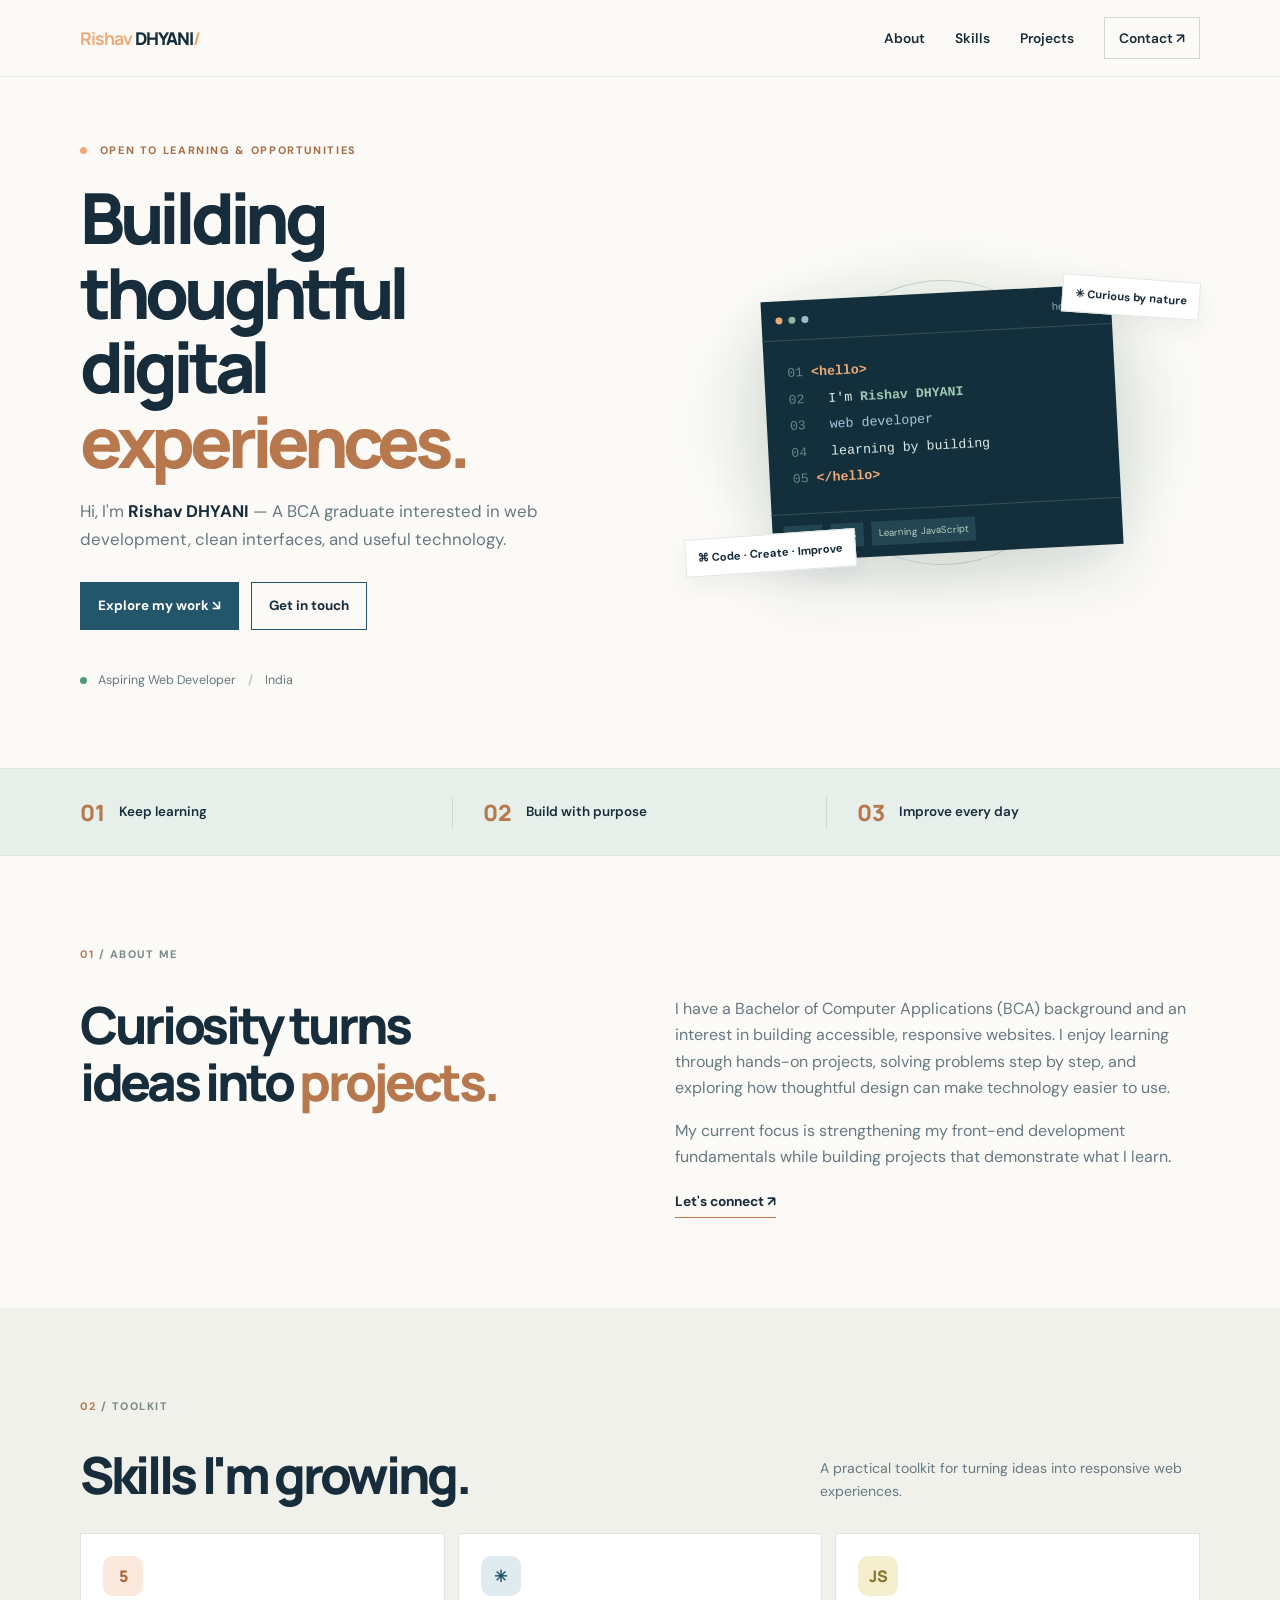
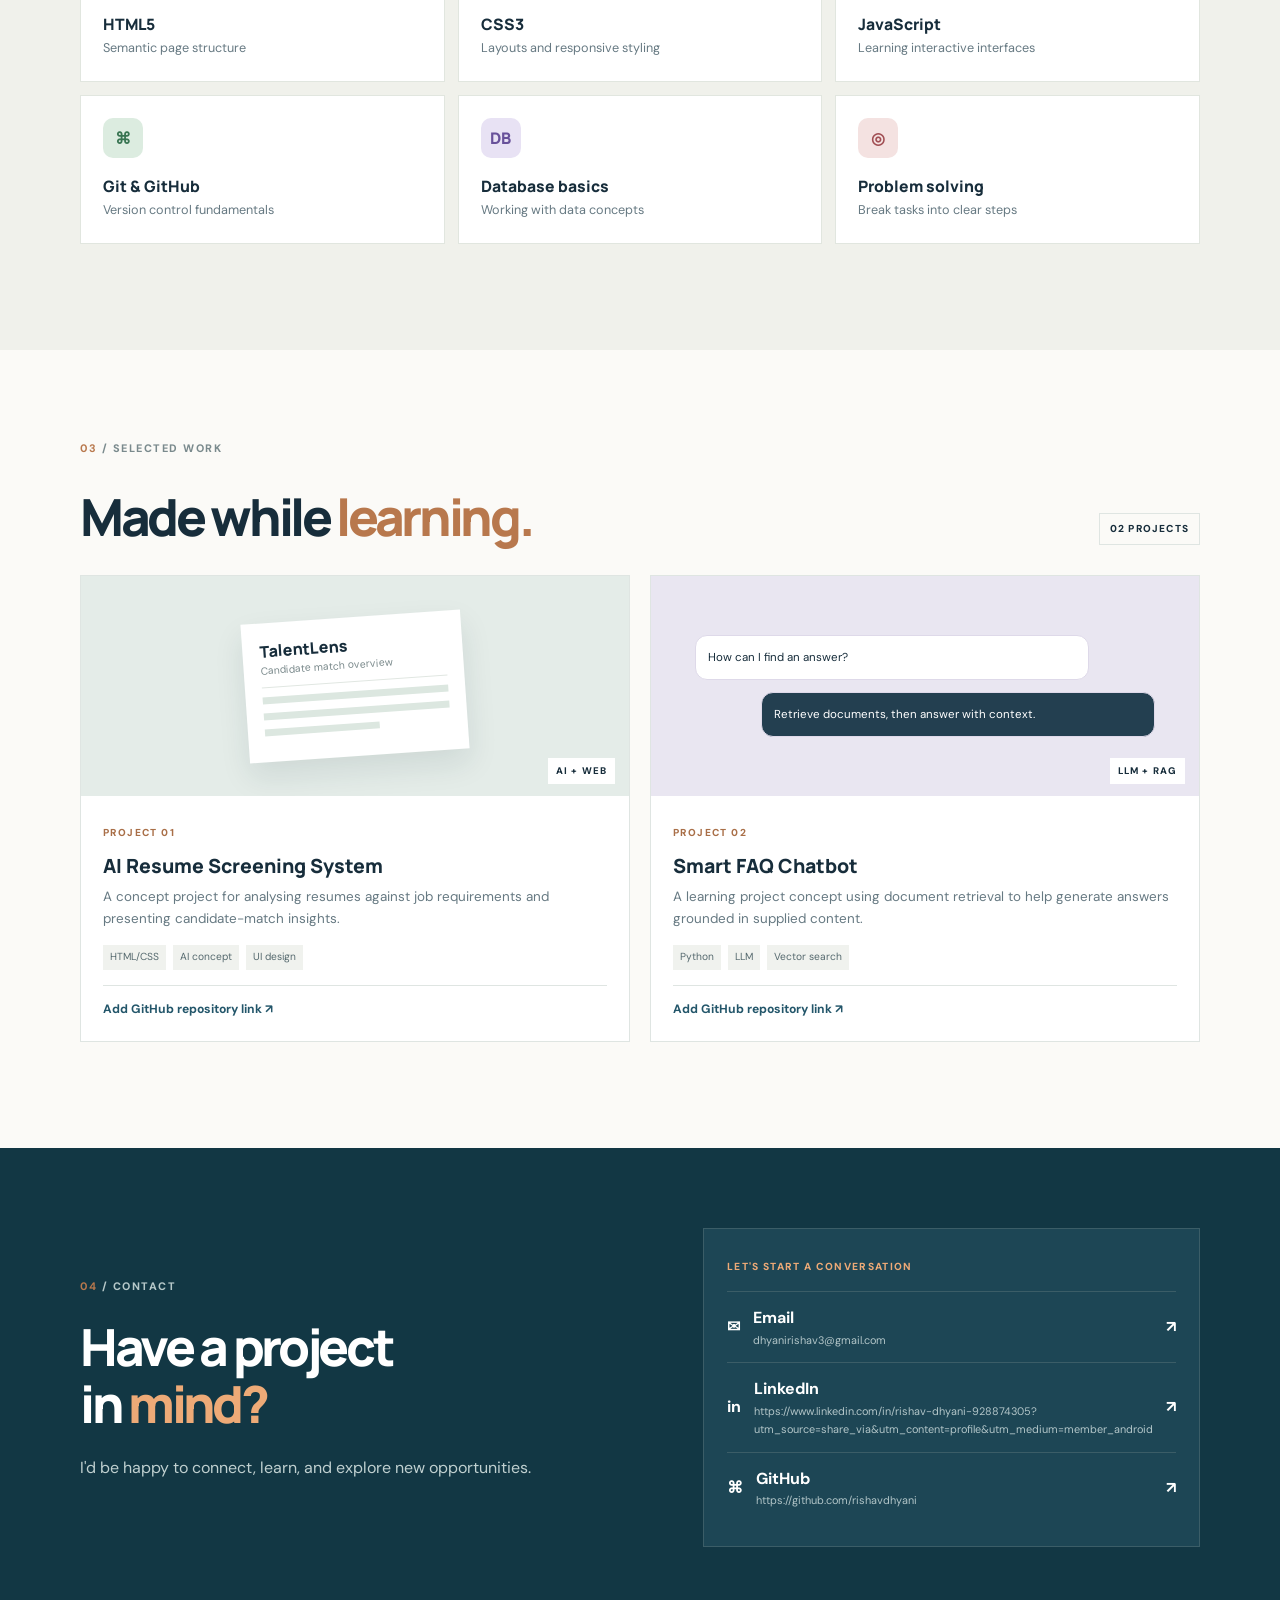
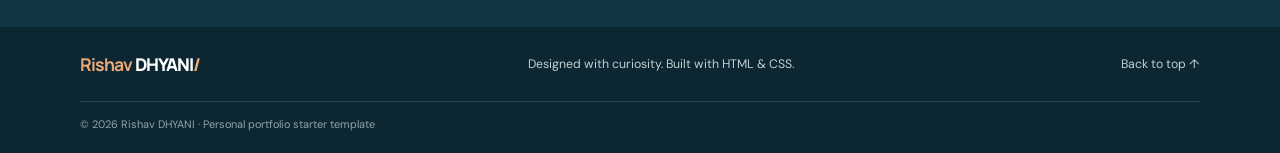
<file: OIBSIP-WebDev-Level1-Tasks-2-and-3/OIBSIP/WebDev-L1-PersonalPortfolio/index.html>
<!doctype html>
<html lang="en">
<head>
<meta charset="utf-8"><meta name="viewport" content="width=device-width, initial-scale=1">
<meta name="description" content="DHYANI's responsive web developer portfolio">
<title>Rishav DHYANI | Web Developer Portfolio</title>
<link rel="preconnect" href="https://fonts.googleapis.com"><link rel="preconnect" href="https://fonts.gstatic.com" crossorigin>
<link href="https://fonts.googleapis.com/css2?family=DM+Sans:wght@400;500;600;700&family=Manrope:wght@400;500;600;700;800&display=swap" rel="stylesheet">
<link rel="stylesheet" href="style.css">
</head>
<body>
<header class="header" id="top"><nav class="nav wrap" aria-label="Main navigation">
<a class="logo" href="#top"><b>Rishav</b> DHYANI<span>/</span></a>
<input id="menu" class="menu-toggle" type="checkbox" aria-label="Toggle navigation"><label for="menu" class="menu-btn" aria-label="Open navigation"><i></i><i></i><i></i></label>
<div class="links"><a href="#about">About</a><a href="#skills">Skills</a><a href="#projects">Projects</a><a class="contact-link" href="#contact">Contact ↗</a></div>
</nav></header>
<main>
<section class="hero wrap">
<div><p class="eyebrow"><span></span> OPEN TO LEARNING & OPPORTUNITIES</p><h1>Building thoughtful<br>digital <em>experiences.</em></h1>
<p class="intro">Hi, I'm <strong>Rishav DHYANI</strong> — A BCA graduate interested in web development, clean interfaces, and useful technology.</p>
<div class="actions"><a class="btn primary" href="#projects">Explore my work ↘</a><a class="btn secondary" href="#contact">Get in touch</a></div>
<p class="status"><span></span> Aspiring Web Developer <b>/</b> India</p></div>
<div class="art"><div class="orbit one"></div><div class="orbit two"></div><div class="code-card">
<div class="window"><i></i><i></i><i></i><small>hello.html</small></div>
<div class="code"><p><i>01</i> <b>&lt;hello&gt;</b></p><p><i>02</i> &nbsp; I'm <strong>Rishav DHYANI</strong></p><p><i>03</i> &nbsp; <em>web developer</em></p><p><i>04</i> &nbsp; learning by building</p><p><i>05</i> <b>&lt;/hello&gt;</b></p></div>
<div class="tech"><span>HTML</span><span>CSS</span><span>Learning JavaScript</span></div></div><div class="chip chip-top">✳ Curious by nature</div><div class="chip chip-bottom">⌘ Code · Create · Improve</div></div>
</section>
<section class="facts"><div class="wrap fact-grid"><div><b>01</b><span>Keep learning</span></div><div><b>02</b><span>Build with purpose</span></div><div><b>03</b><span>Improve every day</span></div></div></section>
<section class="section wrap" id="about"><div class="label"><b>01</b> / ABOUT ME</div><div class="about-grid"><h2>Curiosity turns<br>ideas into <em>projects.</em></h2><div><p>I have a Bachelor of Computer Applications (BCA) background and an interest in building accessible, responsive websites. I enjoy learning through hands-on projects, solving problems step by step, and exploring how thoughtful design can make technology easier to use.</p><p>My current focus is strengthening my front-end development fundamentals while building projects that demonstrate what I learn.</p><a class="inline" href="#contact">Let's connect ↗</a></div></div></section>
<section class="section skills" id="skills"><div class="wrap"><div class="label"><b>02</b> / TOOLKIT</div><div class="section-head"><h2>Skills I'm growing.</h2><p>A practical toolkit for turning ideas into responsive web experiences.</p></div>
<div class="skill-grid"><article><b class="symbol orange">5</b><h3>HTML5</h3><p>Semantic page structure</p></article><article><b class="symbol blue">✳</b><h3>CSS3</h3><p>Layouts and responsive styling</p></article><article><b class="symbol yellow">JS</b><h3>JavaScript</h3><p>Learning interactive interfaces</p></article><article><b class="symbol green">⌘</b><h3>Git & GitHub</h3><p>Version control fundamentals</p></article><article><b class="symbol purple">DB</b><h3>Database basics</h3><p>Working with data concepts</p></article><article><b class="symbol rose">◎</b><h3>Problem solving</h3><p>Break tasks into clear steps</p></article></div>
<p class="note"></div></section>
<section class="section wrap" id="projects"><div class="label"><b>03</b> / SELECTED WORK</div><div class="section-head projects-head"><div><h2>Made while <em>learning.</em></h2></div><span class="count">02 PROJECTS</span></div>
<div class="project-grid"><article class="project"><div class="visual resume"><div class="mini"><b>TalentLens</b><small>Candidate match overview</small><hr><div></div><div></div><div></div></div><span>AI + WEB</span></div><div class="project-body"><small>PROJECT 01</small><h3>AI Resume Screening System</h3><p>A concept project for analysing resumes against job requirements and presenting candidate-match insights.</p><div class="tags"><span>HTML/CSS</span><span>AI concept</span><span>UI design</span></div><a href="#contact">Add GitHub repository link ↗</a></div></article>
<article class="project"><div class="visual chat"><div class="bubble">How can I find an answer?</div><div class="bubble right">Retrieve documents, then answer with context.</div><span>LLM + RAG</span></div><div class="project-body"><small>PROJECT 02</small><h3>Smart FAQ Chatbot</h3><p>A learning project concept using document retrieval to help generate answers grounded in supplied content.</p><div class="tags"><span>Python</span><span>LLM</span><span>Vector search</span></div><a href="#contact">Add GitHub repository link ↗</a></div></article></div>
<p class="note"></section>
<section class="contact" id="contact"><div class="wrap contact-grid"><div><div class="label light"><b>04</b> / CONTACT</div><h2>Have a project<br>in <em>mind?</em></h2><p>I'd be happy to connect, learn, and explore new opportunities.</p></div><div class="contact-card"><small>LET'S START A CONVERSATION</small><p></p><a href="mailto:YOUR-EMAIL@example.com">✉ <span>Email<small>dhyanirishav3@gmail.com </small></span> ↗</a><a href="https://www.linkedin.com/" target="_blank" rel="noopener">in <span>LinkedIn<small>https://www.linkedin.com/in/rishav-dhyani-928874305?utm_source=share_via&utm_content=profile&utm_medium=member_android</small></span> ↗</a><a href="https://github.com/" target="_blank" rel="noopener">⌘ <span>GitHub<small>https://github.com/rishavdhyani</small></span> ↗</a></div></div></section>
</main>
<footer><div class="wrap footer-main"><a class="logo" href="#top"><b>Rishav</b> DHYANI<span>/</span></a><p>Designed with curiosity. Built with HTML & CSS.</p><a href="#top">Back to top ↑</a></div><div class="wrap copyright">© 2026 Rishav DHYANI · Personal portfolio starter template</div></footer>
</body></html>
</file>
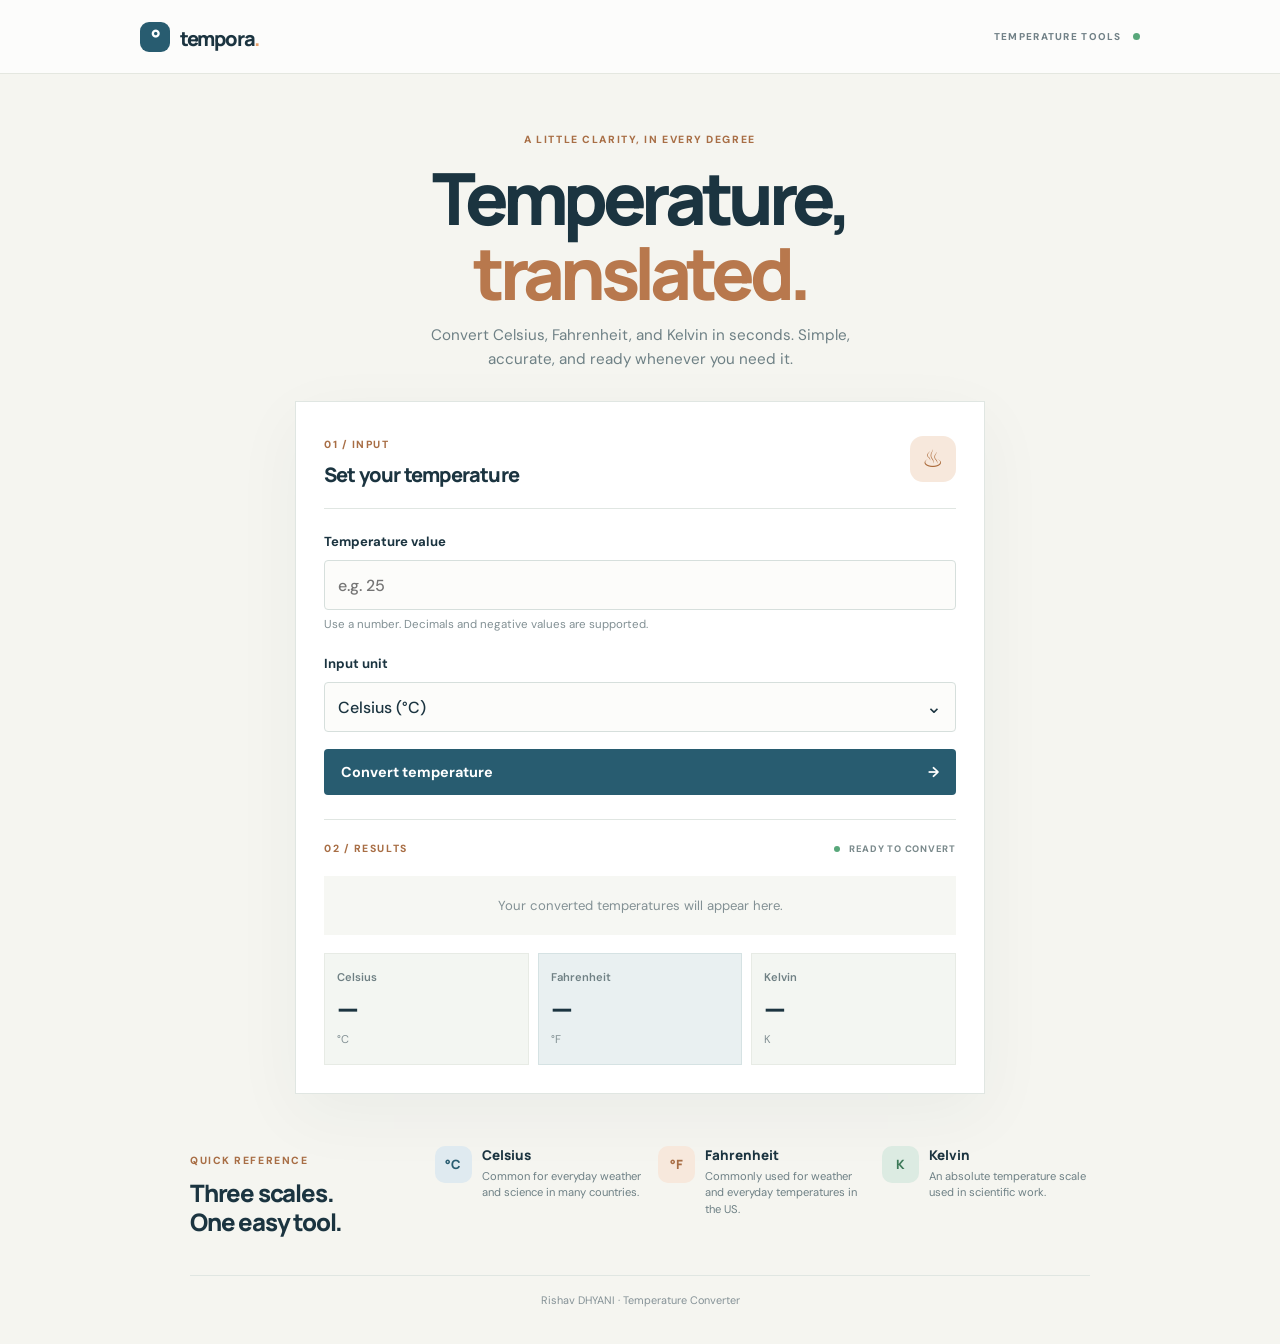
<file: OIBSIP-WebDev-Level1-Tasks-2-and-3/OIBSIP/WebDev-L1-TemperatureConverter/index.html>
<!doctype html>
<html lang="en">
<head><meta charset="utf-8"><meta name="viewport" content="width=device-width, initial-scale=1">
<meta name="description" content="Responsive temperature converter for Celsius, Fahrenheit, and Kelvin">
<title>Tempora — Temperature Converter</title>
<link rel="preconnect" href="https://fonts.googleapis.com"><link rel="preconnect" href="https://fonts.gstatic.com" crossorigin>
<link href="https://fonts.googleapis.com/css2?family=DM+Sans:wght@400;500;600;700&family=Manrope:wght@400;500;600;700;800&display=swap" rel="stylesheet">
<link rel="stylesheet" href="style.css"><script src="script.js" defer></script></head>
<body>
<header class="topbar"><a class="brand" href="#"><b>°</b> tempora<span>.</span></a><div class="top-label">TEMPERATURE TOOLS <i></i></div></header>
<main class="shell">
<section class="intro"><p class="eyebrow">A LITTLE CLARITY, IN EVERY DEGREE</p><h1>Temperature,<br><em>translated.</em></h1><p>Convert Celsius, Fahrenheit, and Kelvin in seconds. Simple, accurate, and ready whenever you need it.</p></section>
<section class="card" aria-labelledby="title"><div class="card-head"><div><small>01 / INPUT</small><h2 id="title">Set your temperature</h2></div><div class="thermo" aria-hidden="true">♨</div></div>
<form id="converter-form" novalidate><label for="temperature">Temperature value</label><input id="temperature" name="temperature" type="number" step="any" inputmode="decimal" placeholder="e.g. 25" aria-describedby="help error" required><p class="help" id="help">Use a number. Decimals and negative values are supported.</p>
<label for="unit">Input unit</label><div class="select-wrap"><select id="unit" name="unit"><option value="C">Celsius (°C)</option><option value="F">Fahrenheit (°F)</option><option value="K">Kelvin (K)</option></select><span>⌄</span></div>
<p class="error" id="error" role="alert" aria-live="polite"></p><button type="submit">Convert temperature <span>→</span></button></form>
<div class="results" aria-live="polite" aria-atomic="true"><div class="results-head"><small>02 / RESULTS</small><span id="status"><i></i> READY TO CONVERT</span></div><p class="placeholder" id="placeholder">Your converted temperatures will appear here.</p>
<div class="result-grid" id="result-grid" hidden><article><span>Celsius</span><strong id="result-c">—</strong><small>°C</small></article><article class="featured"><span>Fahrenheit</span><strong id="result-f">—</strong><small>°F</small></article><article><span>Kelvin</span><strong id="result-k">—</strong><small>K</small></article></div><p class="formula" id="formula" hidden>All three units are calculated from the same temperature.</p></div></section>
<section class="guide"><div class="guide-title"><small>QUICK REFERENCE</small><h2>Three scales.<br>One easy tool.</h2></div><article><b class="blue">°C</b><div><h3>Celsius</h3><p>Common for everyday weather and science in many countries.</p></div></article><article><b class="orange">°F</b><div><h3>Fahrenheit</h3><p>Commonly used for weather and everyday temperatures in the US.</p></div></article><article><b class="green">K</b><div><h3>Kelvin</h3><p>An absolute temperature scale used in scientific work.</p></div></article></section>
<p class="foot">Rishav DHYANI · Temperature Converter</p>
</main></body></html>
</file>
<file: OIBSIP-WebDev-Level1-Tasks-2-and-3/OIBSIP/WebDev-L1-PersonalPortfolio/style.css>
*{box-sizing:border-box}html{scroll-behavior:smooth;scroll-padding-top:85px}:root{--ink:#172d3b;--muted:#667982;--paper:#fbfaf7;--blue:#23566a;--dark:#123744;--orange:#edaa77;--line:#dfe5e2;--head:"Manrope",Arial,sans-serif;--body:"DM Sans",Arial,sans-serif}body{margin:0;background:var(--paper);color:var(--ink);font:16px/1.65 var(--body)}a{color:inherit;text-decoration:none}.wrap{width:min(1120px,calc(100% - 48px));margin:auto}.header{position:sticky;top:0;z-index:10;background:#fbfaf7f5;backdrop-filter:blur(10px);border-bottom:1px solid #e8eae5}.nav{height:76px;display:flex;align-items:center;justify-content:space-between}.logo{font:800 1.1rem var(--head);letter-spacing:-.06em}.logo b,.logo span{color:var(--orange)}.links{display:flex;align-items:center;gap:30px;font-size:.86rem;font-weight:600}.links a:hover{color:#b8784d}.contact-link{padding:9px 14px;border:1px solid #cdd8d5}.menu-toggle,.menu-btn{display:none}.hero{min-height:570px;display:grid;grid-template-columns:1.05fr .95fr;align-items:center;gap:35px;padding-block:65px}.eyebrow{font-size:.68rem;letter-spacing:.15em;font-weight:800;color:#a96f48}.eyebrow span,.status span{display:inline-block;width:7px;height:7px;border-radius:50%;background:var(--orange);margin-right:8px}h1,h2,h3,p{margin-top:0}.hero h1{font:800 clamp(2.8rem,5.5vw,4.7rem)/1.06 var(--head);letter-spacing:-.075em;margin:20px 0}.hero h1 em,h2 em{font-style:normal;color:#b8784d}.intro{max-width:470px;color:var(--muted);font-size:1.05rem}.intro strong{color:var(--ink)}.actions{display:flex;gap:12px;flex-wrap:wrap;margin-top:28px}.btn{padding:12px 17px;border:1px solid var(--blue);font-size:.84rem;font-weight:700}.primary{background:var(--blue);color:white}.primary:hover{background:var(--dark)}.secondary:hover{background:#e9efeb}.status{margin-top:40px;color:var(--muted);font-size:.78rem}.status span{background:#4f9a73}.status b{margin:0 9px;color:#c1c8c5}.art{min-height:370px;position:relative;display:grid;place-items:center;background:radial-gradient(ellipse,#e1eae4,#edf0e8 48%,transparent 72%)}.orbit{position:absolute;border:1px solid #c5d4cf;border-radius:50%;transform:rotate(-25deg)}.one{width:360px;height:215px}.two{width:285px;height:285px;transform:rotate(35deg)}.code-card{position:relative;z-index:1;width:min(350px,88%);background:#132f3c;color:#dce9e7;box-shadow:0 25px 60px #1a354020;transform:rotate(-3deg)}.window{height:40px;display:flex;align-items:center;gap:6px;padding:0 14px;border-bottom:1px solid #34505b}.window i{width:7px;height:7px;background:#e9aa76;border-radius:50%}.window i:nth-child(2){background:#91b4a5}.window i:nth-child(3){background:#9ebbd0}.window small{margin-left:auto;color:#9db2b8;font-size:.66rem}.code{padding:20px 23px;font:.83rem/2 monospace}.code p{margin:0}.code i{color:#66838c;font-style:normal}.code b{color:#edaa77}.code strong{color:#9ec9b3}.code em{color:#a6c7df;font-style:normal}.tech{display:flex;gap:8px;padding:11px;border-top:1px solid #34505b}.tech span{padding:4px 7px;background:#244652;color:#b6d1c4;font-size:.6rem}.chip{position:absolute;z-index:2;padding:9px 12px;background:white;border:1px solid #e0e7e2;box-shadow:0 10px 25px #19374410;font-size:.7rem;font-weight:700}.chip-top{top:40px;right:0;transform:rotate(4deg)}.chip-bottom{bottom:35px;left:0;transform:rotate(-4deg)}.facts{background:#e7efeb;border-block:1px solid #dbe5df}.fact-grid{min-height:86px;display:grid;grid-template-columns:repeat(3,1fr);align-items:center}.fact-grid div{display:flex;align-items:center;gap:14px;padding-left:30px;border-right:1px solid #cbd9d2}.fact-grid div:first-child{padding-left:0}.fact-grid div:last-child{border:0}.fact-grid b{font:800 1.4rem var(--head);color:#b8784d}.fact-grid span{font-size:.84rem;font-weight:600}.section{padding-block:90px}.label{font-size:.68rem;font-weight:800;letter-spacing:.14em;color:#7a8a8d}.label b{color:#b8784d}.about-grid{display:grid;grid-template-columns:1fr 1fr;gap:70px;margin-top:32px}.about-grid h2,.section-head h2,.contact h2{margin:0;font:800 clamp(2.35rem,4vw,3.5rem)/1.12 var(--head);letter-spacing:-.065em}.about-grid p{color:var(--muted)}.inline{display:inline-block;margin-top:4px;padding-bottom:4px;border-bottom:1px solid #b8784d;font-weight:700;font-size:.86rem}.skills{background:#f0f1eb}.section-head{display:flex;align-items:end;justify-content:space-between;gap:25px;margin:30px 0}.section-head>p,.section-head>div>p{max-width:380px;margin:0;color:var(--muted);font-size:.88rem}.skill-grid{display:grid;grid-template-columns:repeat(3,1fr);gap:13px}.skill-grid article{padding:22px;background:white;border:1px solid #e1e6df}.symbol{display:grid;place-items:center;width:40px;height:40px;margin-bottom:17px;border-radius:10px;font:800 1rem var(--head)}.orange{background:#fae9dc;color:#a96535}.blue{background:#e0ebf0;color:#23566a}.yellow{background:#f5efcf;color:#85752e}.green{background:#dcece0;color:#387552}.purple{background:#e8e2f4;color:#68519a}.rose{background:#f4e2e1;color:#a14e53}.skill-grid h3{margin:0 0 3px;font:800 .98rem var(--head)}.skill-grid p{margin:0;color:var(--muted);font-size:.79rem}.note{margin:16px 0 0;color:#748286;font-size:.75rem}.projects-head{align-items:end}.count{padding:7px 10px;border:1px solid var(--line);font-size:.63rem;font-weight:800;letter-spacing:.12em;white-space:nowrap}.project-grid{display:grid;grid-template-columns:repeat(2,1fr);gap:20px}.project{border:1px solid var(--line);background:white}.visual{height:220px;position:relative;display:flex;flex-direction:column;align-items:center;justify-content:center;gap:12px;overflow:hidden}.visual>span{position:absolute;right:14px;bottom:12px;background:white;padding:5px 8px;font-size:.6rem;font-weight:800;letter-spacing:.12em}.resume{background:#e4ece8}.mini{width:220px;padding:17px;background:white;box-shadow:0 14px 30px #132f3c1a;transform:rotate(-4deg)}.mini b,.mini small{display:block}.mini b{font:800 1rem var(--head)}.mini small{font-size:.65rem;color:#7b8a8c}.mini hr{border:0;border-top:1px solid #e1e7e2}.mini div{height:7px;margin:9px 0;background:#dce7e0}.mini div:last-child{width:62%}.chat{background:#e9e6f1}.bubble{align-self:flex-start;margin-left:8%;width:72%;padding:12px;background:white;border:1px solid #ded9e9;border-radius:12px;font-size:.72rem}.bubble.right{align-self:flex-end;margin:0 8% 0 0;background:#233f50;color:white}.project-body{padding:22px}.project-body>small{font-size:.63rem;letter-spacing:.14em;font-weight:800;color:#a96f48}.project-body h3{margin:7px 0;font:800 1.22rem var(--head)}.project-body p{color:var(--muted);font-size:.84rem}.tags{display:flex;flex-wrap:wrap;gap:7px;margin:15px 0}.tags span{padding:4px 7px;background:#f0f2ee;color:#55696e;font-size:.64rem}.project-body>a{display:block;padding-top:13px;border-top:1px solid var(--line);font-size:.76rem;font-weight:700;color:var(--blue)}.contact{padding:80px 0;background:#123744;color:white}.contact-grid{display:grid;grid-template-columns:1fr .85fr;gap:65px;align-items:center}.light{color:#b6c8c9}.contact h2{margin:22px 0}.contact h2 em{color:#edaa77}.contact-grid>div>p{color:#c0d0d0}.contact-card{padding:23px;background:#1d4655;border:1px solid #3b5d67}.contact-card>small{color:#edaa77;font-size:.64rem;letter-spacing:.13em;font-weight:800}.contact-card>p{color:#c4d3d3;font-size:.8rem}.contact-card>a{display:flex;align-items:center;gap:13px;padding:13px 0;border-top:1px solid #3b5d67;font-weight:700}.contact-card>a span{flex:1}.contact-card>a small{display:block;color:#b3c6c9;font-size:.68rem;font-weight:400}.contact-card>a:hover{color:#edaa77}footer{background:#0c2732;color:#c1d0d2}.footer-main{display:flex;align-items:center;justify-content:space-between;gap:20px;padding-block:25px}.footer-main p,.footer-main>a:last-child{margin:0;font-size:.77rem}.footer-main .logo{color:white}.copyright{padding-block:14px 19px;border-top:1px solid #29444e;color:#8fa6aa;font-size:.68rem}
@media(max-width:800px){.wrap{width:calc(100% - 36px)}.hero{grid-template-columns:1fr;padding-block:55px;gap:20px}.art{min-height:330px}.about-grid{gap:30px}.fact-grid div{padding-left:15px}.contact-grid{gap:28px}}
@media(max-width:560px){.wrap{width:calc(100% - 30px)}.nav{height:68px}.menu-btn{display:flex;flex-direction:column;gap:5px;padding:8px;cursor:pointer}.menu-btn i{width:23px;height:2px;background:var(--ink)}.links{position:absolute;top:67px;left:0;right:0;display:none;flex-direction:column;align-items:stretch;gap:0;padding:12px 20px 18px;background:var(--paper);border-bottom:1px solid var(--line)}.links a{padding:12px 4px}.contact-link{text-align:center;margin-top:5px}.menu-toggle:checked~.links{display:flex}.hero{padding-top:50px}.hero h1{font-size:clamp(2.6rem,12vw,3.5rem)}.art{min-height:290px}.one{width:275px;height:170px}.two{width:235px;height:235px}.chip-top{top:20px}.chip-bottom{bottom:14px}.fact-grid{grid-template-columns:1fr;padding-block:8px}.fact-grid div,.fact-grid div:first-child{padding:12px 0;border-right:0;border-bottom:1px solid #cbd9d2}.fact-grid div:last-child{border-bottom:0}.section{padding-block:65px}.about-grid{grid-template-columns:1fr;gap:18px}.section-head,.projects-head{align-items:flex-start;flex-direction:column}.section-head>p{margin-top:10px}.skill-grid,.project-grid{grid-template-columns:1fr}.contact-grid{grid-template-columns:1fr;gap:25px}.footer-main{align-items:flex-start;flex-direction:column;gap:10px}}
</file>
<file: OIBSIP-WebDev-Level1-Tasks-2-and-3/OIBSIP/WebDev-L1-TemperatureConverter/style.css>
*{box-sizing:border-box}:root{--ink:#1b3440;--muted:#6e8085;--paper:#f5f5f0;--blue:#285c70;--dark:#163d4c;--orange:#e8a16c;--line:#e0e6e2;--head:"Manrope",Arial,sans-serif;--body:"DM Sans",Arial,sans-serif}body{margin:0;min-height:100vh;background:var(--paper);color:var(--ink);font:16px/1.6 var(--body)}a{color:inherit;text-decoration:none}.topbar{height:74px;display:flex;align-items:center;justify-content:space-between;padding:0 max(22px,calc((100% - 1000px)/2));border-bottom:1px solid #e4e7e0;background:#ffffffb8}.brand{font:800 1.25rem var(--head);letter-spacing:-.06em}.brand b{display:inline-grid;place-items:center;width:30px;height:30px;margin-right:7px;border-radius:9px;background:var(--blue);color:white;font-size:1.4rem}.brand span{color:var(--orange)}.top-label{font-size:.62rem;font-weight:800;letter-spacing:.13em;color:#718187}.top-label i,.results-head i{display:inline-block;width:7px;height:7px;border-radius:50%;background:#58a77a;margin-left:8px}.shell{width:min(900px,calc(100% - 38px));margin:auto}.intro{padding:48px 0 30px;text-align:center}.eyebrow,.card-head small,.results-head small,.guide-title small{font-size:.65rem;letter-spacing:.15em;font-weight:800;color:#a86e45}.intro h1{margin:12px 0;font:800 clamp(2.8rem,7vw,4.5rem)/1.04 var(--head);letter-spacing:-.075em}.intro h1 em{font-style:normal;color:#b8784d}.intro>p:last-child{max-width:460px;margin:auto;color:var(--muted);font-size:.95rem}.card{max-width:690px;margin:auto;padding:28px;background:white;border:1px solid var(--line);box-shadow:0 20px 65px #1937440c}.card-head{display:flex;align-items:center;justify-content:space-between;padding-bottom:20px;border-bottom:1px solid var(--line)}.card-head h2{margin:5px 0 0;font:800 1.25rem var(--head);letter-spacing:-.04em}.thermo{display:grid;place-items:center;width:46px;height:46px;border-radius:13px;background:#f7e8dc;color:#ac6c3d;font-size:1.5rem}form{padding:22px 0 24px}label{display:block;margin:0 0 8px;font-size:.82rem;font-weight:700}input,select{width:100%;min-height:50px;padding:12px 13px;border:1px solid #d6dfdc;border-radius:4px;background:#fcfcfa;color:var(--ink);font:500 1rem var(--body);outline:none}input:focus,select:focus{border-color:var(--blue);box-shadow:0 0 0 3px #285c7018}.help{margin:6px 0 19px;color:#829094;font-size:.72rem}.select-wrap{position:relative}.select-wrap select{appearance:none;cursor:pointer}.select-wrap>span{position:absolute;right:14px;top:10px;font-size:1.2rem;pointer-events:none}.error{min-height:0;margin:0;color:#b33c3c;font-size:.78rem}.error:not(:empty){margin-top:11px;padding:10px 12px;border-left:3px solid #c75151;background:#fff1ef}button{display:flex;align-items:center;justify-content:space-between;width:100%;margin-top:17px;padding:14px 17px;border:0;border-radius:4px;background:var(--blue);color:white;font:700 .9rem var(--body);cursor:pointer;transition:.2s}button:hover{background:var(--dark);transform:translateY(-1px)}.results{padding-top:21px;border-top:1px solid var(--line)}.results-head{display:flex;justify-content:space-between;align-items:center;gap:10px}.results-head>span{color:#7b8a8c;font-size:.59rem;letter-spacing:.08em;font-weight:800}.results-head i{width:6px;height:6px;margin:0 6px 0 0}.placeholder{margin:18px 0 4px;padding:19px 12px;text-align:center;background:#f6f7f3;color:#829094;font-size:.82rem}.result-grid{display:grid;grid-template-columns:repeat(3,1fr);gap:9px;margin-top:18px}.result-grid article{min-width:0;display:flex;flex-direction:column;gap:5px;padding:15px 12px;background:#f3f6f2;border:1px solid #e7ebe5}.result-grid article.featured{background:#e9f0f1;border-color:#d5e2e3}.result-grid article span{color:#6f8084;font-size:.7rem;font-weight:600}.result-grid strong{font:800 clamp(1.15rem,3vw,1.75rem)/1.2 var(--head);letter-spacing:-.05em;overflow-wrap:anywhere}.result-grid article small{color:#829094;font-size:.7rem}.formula{margin:12px 0 0;color:#75868a;font-size:.7rem}.guide{display:grid;grid-template-columns:1.1fr 1fr 1fr 1fr;gap:16px;align-items:start;margin:52px 0 38px}.guide-title h2{margin:8px 0 0;font:800 1.5rem/1.2 var(--head);letter-spacing:-.05em}.guide article{display:flex;align-items:flex-start;gap:10px}.guide article>b{display:grid;place-items:center;flex-shrink:0;width:37px;height:37px;border-radius:10px;font:800 .8rem var(--head)}.guide .blue{background:#dfeaf0;color:#285c70}.guide .orange{background:#f7e8dc;color:#a86e45}.guide .green{background:#dcebe2;color:#3c7958}.guide h3{margin:0 0 4px;font:800 .84rem var(--head)}.guide article p{margin:0;color:var(--muted);font-size:.7rem;line-height:1.5}.foot{padding:16px 0 24px;border-top:1px solid var(--line);text-align:center;color:#849196;font-size:.68rem}
@media(max-width:760px){.guide{grid-template-columns:repeat(3,1fr);gap:15px}.guide-title{grid-column:1/-1}.guide-title h2 br{display:none}.guide-title h2{font-size:1.7rem}.card{padding:23px}.intro{padding-top:40px}}
@media(max-width:480px){.topbar{height:65px;padding-inline:14px}.top-label{font-size:.5rem;letter-spacing:.06em}.shell{width:calc(100% - 26px)}.intro{padding:35px 0 25px}.intro h1{font-size:2.7rem}.intro>p:last-child{font-size:.87rem}.card{padding:17px}.card-head h2{font-size:1.05rem}.thermo{width:39px;height:39px}.results-head{align-items:flex-start;flex-direction:column;gap:7px}.result-grid{grid-template-columns:1fr;gap:7px}.result-grid article{display:grid;grid-template-columns:1fr auto auto;align-items:center;padding:11px;gap:10px}.result-grid strong{font-size:1.3rem}.guide{grid-template-columns:1fr;gap:15px;margin-top:38px}.guide-title{grid-column:auto}.guide-title h2 br{display:block}.guide article p{max-width:290px}}
</file>
